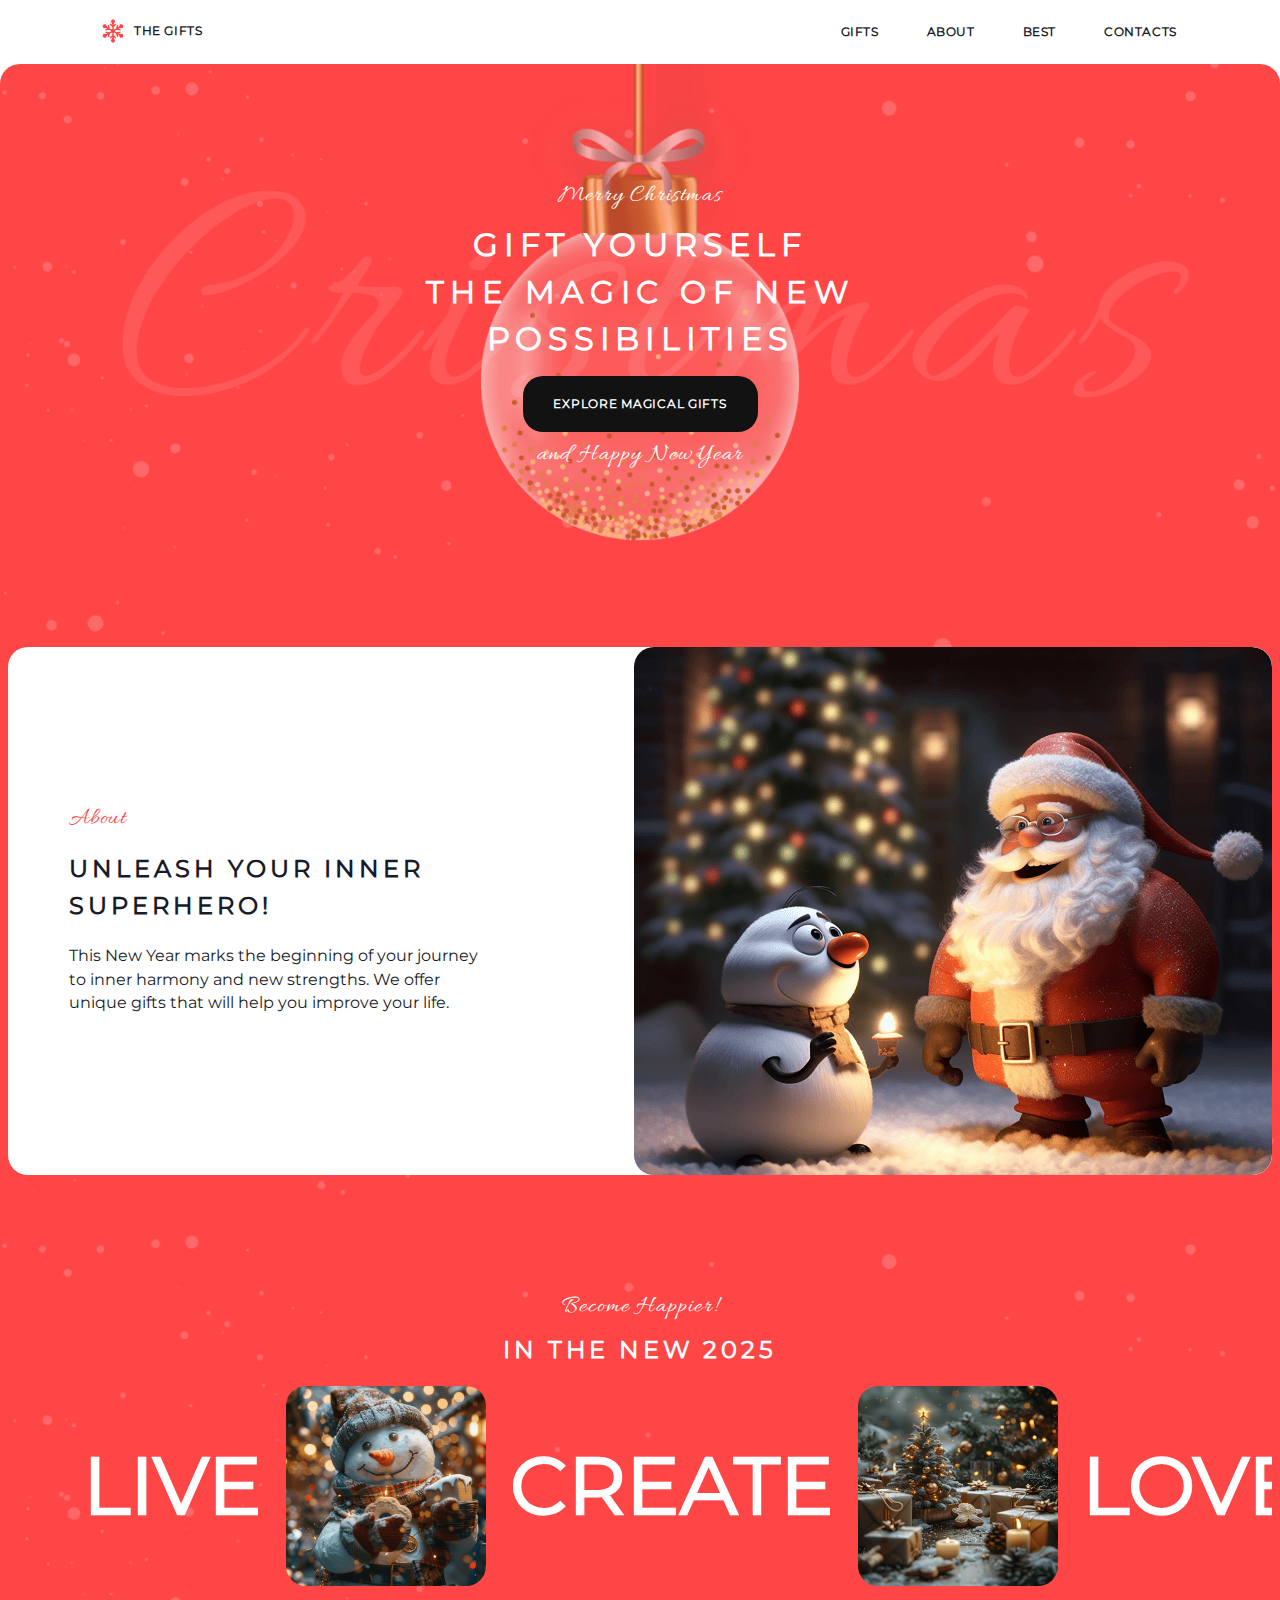
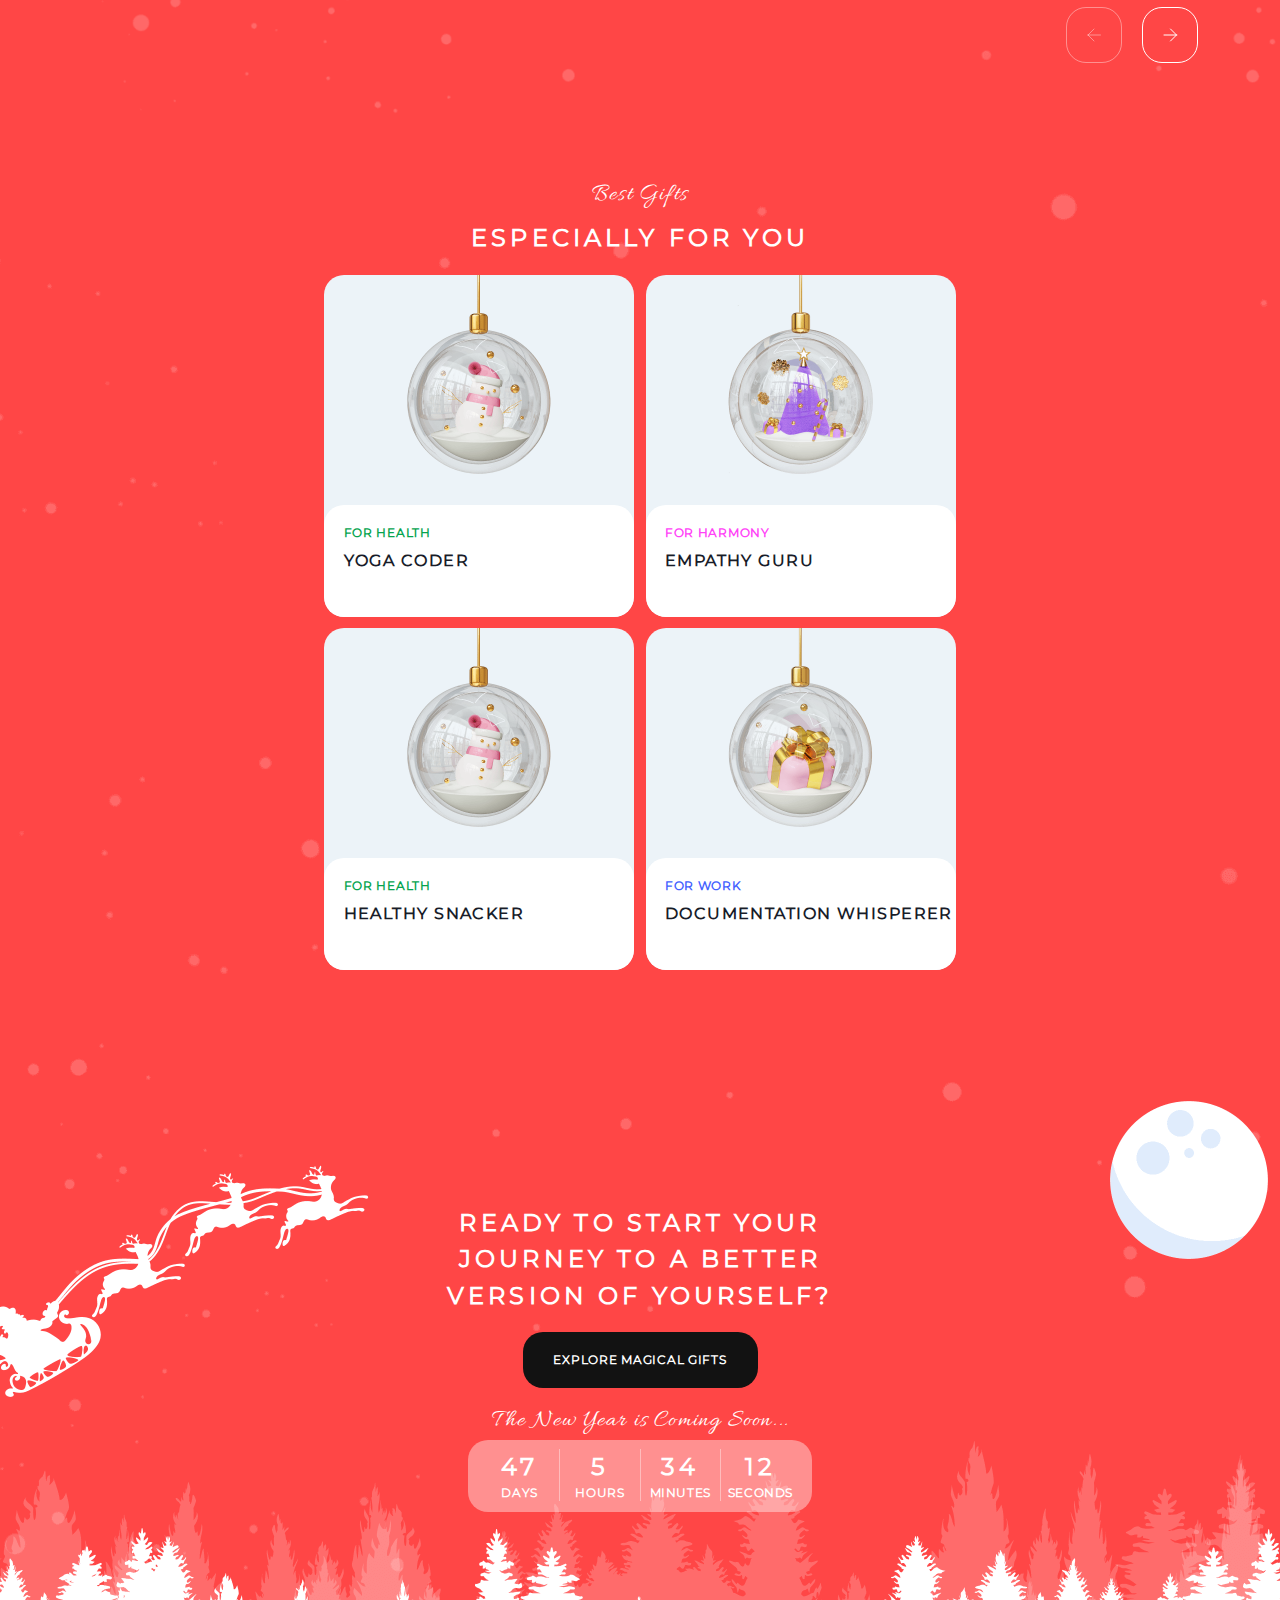
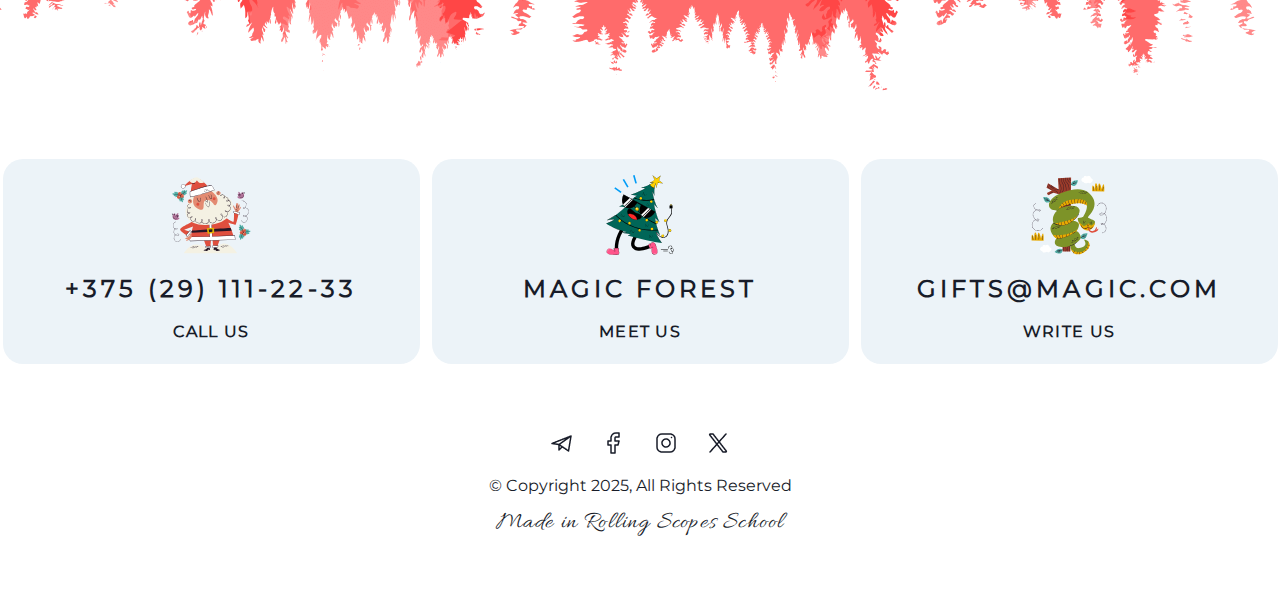
<file: index.html>
<!DOCTYPE html>
<html lang="en">
<head>
  <meta charset="UTF-8">
  <meta name="viewport" content="width=device-width, initial-scale=1.0">
  <title>Christmas-Shop</title>
  <!-- style -->
  <link rel="stylesheet" href="./assets/css/style.css">
  <link rel="icon" type="image/png" href="./assets/favicon/favicon-96x96.png" sizes="96x96" />
  <link rel="icon" type="image/svg+xml" href="./assets/favicon/favicon.svg" />
  <link rel="shortcut icon" href="./assets/favicon/favicon.ico" />
  <link rel="apple-touch-icon" sizes="180x180" href="./assets/favicon/apple-touch-icon.png" />
  <link rel="manifest" href="./assets/favicon/site.webmanifest" />
</head>
<body>
  <div class="main-wrapper">
    <header class="header">
      <section class="section-header">
        <div class="header-container">
          <div class="header-logo-container">
            <img src="./assets/svg/snowflakeLogoHeader.svg" class="img-logo" alt="snowflake logo">
            <h2 class="logo-title">THE GIFTS</h2>
          </div>
          <div class="header-nav-container">
            <nav class="header-nav-wrapper">
              <ul class="header-nav">
                <li><a href="indexGifts.html" class="site-nav-title active-bg">GIFTS</a></li>
                <li><a href="#about" class="site-nav-title">ABOUT</a></li>
                <li><a href="#best" class="site-nav-title">BEST</a></li>
                <li><a href="#contact" class="site-nav-title">CONTACTS</a></li>
              </ul>
            </nav>
          </div>
          <div class="hamburger-menu">
            <input type="checkbox" id="burger-checkbox" class="burger-checkbox">
            <label for="burger-checkbox" class="burger"></label>
            <nav class="menu-box">
              <ul>
                <li><a href="indexGifts.html" class="site-nav-title-hamburger">GIFTS</a></li>
                <li><a href="index.html#about" class="site-nav-title-hamburger">ABOUT</a></li>
                <li><a href="#best" class="site-nav-title-hamburger">BEST</a></li>
                <li><a href="#contact" class="site-nav-title-hamburger">CONTACTS</a></li>
              </ul>
            </nav>
          </div>
        </div>
      </section>
    </header>
    <main class="main">
      <div class="main-container">
        <section class="section-hero">
          <div class="main-hero-container">
            <p class="subtitle">Merry Christmas</p>
            <h1 class="main-title">GIFT YOURSELF</h1>
            <p class="main-title-magic">THE MAGIC OF NEW</p>
            <p class="main-title-pos">POSSIBILITIES</p>
            <button class="hero-button" onclick="location.href='indexGifts.html'">
              <span class="hero-button-title">EXPLORE MAGICAL GIFTS</span>
            </button>
            <p class="main-title-footer-text">and Happy New Year</p>
          </div>
        </section>
        <section class="section-about" id="about">
          <div class="section-about-wrapper">
            <div class="about-container">
              <div class="about-text-section">
                <h2 class="about-title">About</h2>
                <h2 class="about-title-los">Unleash Your Inner Superhero!</h2>
                <h3 class="about-title-text">
                  This New Year marks the beginning of your journey to inner harmony and new strengths. We offer unique gifts that will help you improve your life.
                </h3>
              </div>
              <div class="about-image">
                <img src="./assets/img-compressed/santa.png" class="santa-img" alt="Santa">
              </div>
              <div class="about-image-adaptive">
                <img src="./assets/img-compressed/santa768.png" class="santa-img" alt="Santa">
              </div>
            </div>
          </div>
        </section>
        <section class="section-slider" id="best">
          <div class="slider-wrapper">
            <h2 class="slider-title">Become Happier!</h2>
            <p class="slider-title-new">in the new 2025</p>
            <div class="slider-container">
              <div class="slider">
                <div class="slider-line">
                  <p class="slider-text-live slider-text">Live</p>
                  <img src="./assets/img-compressed/snowman.png" class="img-slider" alt="Snowman">
                  <p class="slider-text-create slider-text">Create</p>
                  <img src="./assets/img-compressed/christmas-trees.png" class="img-slider" alt="Christmas trees">
                  <p class="slider-text-love slider-text">Love</p>
                  <img src="./assets/img-compressed/christmas-tree-ball.png" class="img-slider" alt="Christmas tree ball">
                  <p class="slider-text-love slider-text">dream</p>
                  <img src="./assets/img-compressed/fairytale-house.png" class="img-slider" alt="fairy house">
                </div>
              </div>
            </div>
            <div class="slider-buttons-container">
              <button class="slider-btn prev">
                <svg width="24" height="24" viewBox="0 0 24 24" fill="none" xmlns="http://www.w3.org/2000/svg">
                  <path d="M18.5 12H6M6 12L12 6M6 12L12 18" stroke="white" stroke-opacity="0.4" stroke-linecap="round" stroke-linejoin="round" />
                </svg>
              </button>
              <button class="slider-btn next">
                <svg width="24" height="24" viewBox="0 0 24 24" fill="none" xmlns="http://www.w3.org/2000/svg">
                  <path d="M6 12H18.5M18.5 12L12.5 6M18.5 12L12.5 18" stroke="white" stroke-linecap="round" stroke-linejoin="round" />
                </svg>
              </button>
            </div>
          </div>
        </section>
        <section class="section-best-gifts">
          <div class="best-gifts-wrapper">
            <h2 class="gifts-title">Best Gifts</h2>
            <p class="gifts-title-especially">especially for you</p>
              <div class="card-wrapper">
                <div class="card-container">
                  <img class="card-image" src="" alt="">
                  <div class="text-content">
                    <span class="slider-text-tag"></span>
                    <h2 class="slider-text-title"></h2>
                  </div>
                </div>
                <div class="card-container">
                  <img class="card-image" src="" alt="">
                  <div class="text-content">
                    <span class="slider-text-tag"></span>
                    <h2 class="slider-text-title"></h2>
                  </div>
                </div>
                <div class="card-container">
                  <img class="card-image" src="" alt="">
                  <div class="text-content">
                    <span class="slider-text-tag"></span>
                    <h2 class="slider-text-title"></h2>
                  </div>
                </div>
                <div class="card-container">
                  <img class="card-image" src="" alt="">
                  <div class="text-content">
                    <span class="slider-text-tag"></span>
                    <h2 class="slider-text-title"></h2>
                  </div>
                </div>
              </div>
          </div>
        </section>
        <section class="section-cta">
          <div class="cta-container">
            <h2 class="cta-subtitle">Ready to start your</h2>
            <p class="cta-subtitle batter">journey to a better</p>
            <p class="cta-subtitle cta-subtitle-version">version of yourself?</p>
            <button class="hero-button" onclick="location.href='indexGifts.html'">
              <span class="hero-button-title">EXPLORE MAGICAL GIFTS</span>
            </button>
            <p class="cta-subtitle-text">The New Year is Coming Soon...</p>
            <div class="timerNY-container">
              <div class="timerNY">
                <span class="number days">47</span>
                <span class="label label-days">DAYS</span>
              </div>
              <div class="timerNY">
                <span class="number hours">5</span>
                <span class="label label-hours">HOURS</span>
              </div>
              <div class="timerNY">
                <span class="number minutes">34</span>
                <span class="label label-minutes">MINUTES</span>
              </div>
              <div class="timerNY">
                <span class="number seconds">12</span>
                <span class="label label-seconds">SECONDS</span>
              </div>
            </div>
          </div>
        </section>
      </div>
    </main>
    <footer class="footer" id="contact">
      <div class="footer-wrapper">
        <div class="footer-container">
          <div class="footer-feedback">
            <a href="tel:+375291112233" class="phone-link">
              <img src="./assets/svg/santa-claus.svg" class="footer-img" alt="Santa Claus">
              <p class="crismas-fit">+375 (29) 111-22-33</p>
            </a>
            <p class="crismas-subtitle-footer">Call Us</p>
          </div>
          <div class="footer-feedback">
            <a href="https://maps.google.com/?q=Magic+Forest" target="_blank" class="location-link">
              <img src="./assets/svg/christmas-tree.svg" class="footer-img" alt="tree">
              <p class="crismas-fit">Magic forest</p>
            </a>
            <p class="crismas-subtitle-footer">Meet Us</p>
          </div>
          <div class="footer-feedback">
            <a href="mailto:gifts@magic.com" class="email-link">
              <img src="./assets/svg/snake.svg" class="footer-img" alt="snake">
              <p class="crismas-fit">gifts@magic.com</p>
            </a>
            <p class="crismas-subtitle-footer">Write Us</p>
          </div>
        </div>
        <div class="footer-social">
          <img src="./assets/img-compressed/telegram.png" alt="telegram">
          <img src="./assets/img-compressed/facebok.png" alt="facebook">
          <img src="./assets/img-compressed/instagram.png" alt="instagram">
          <img src="./assets/img-compressed/Social-Container.png" alt="x">
        </div>
        <div class="footer-social-copyright">
          <p class="footer-social-reserved">© Copyright 2025, All Rights Reserved</p>
          <a href="https://rs.school" target="_blank" class="footer-social-rs">Made in Rolling Scopes School</a>
        </div>
      </div>
    </footer>
  </div>
  <script src="main.js"></script>
</body>
</html>
</file>
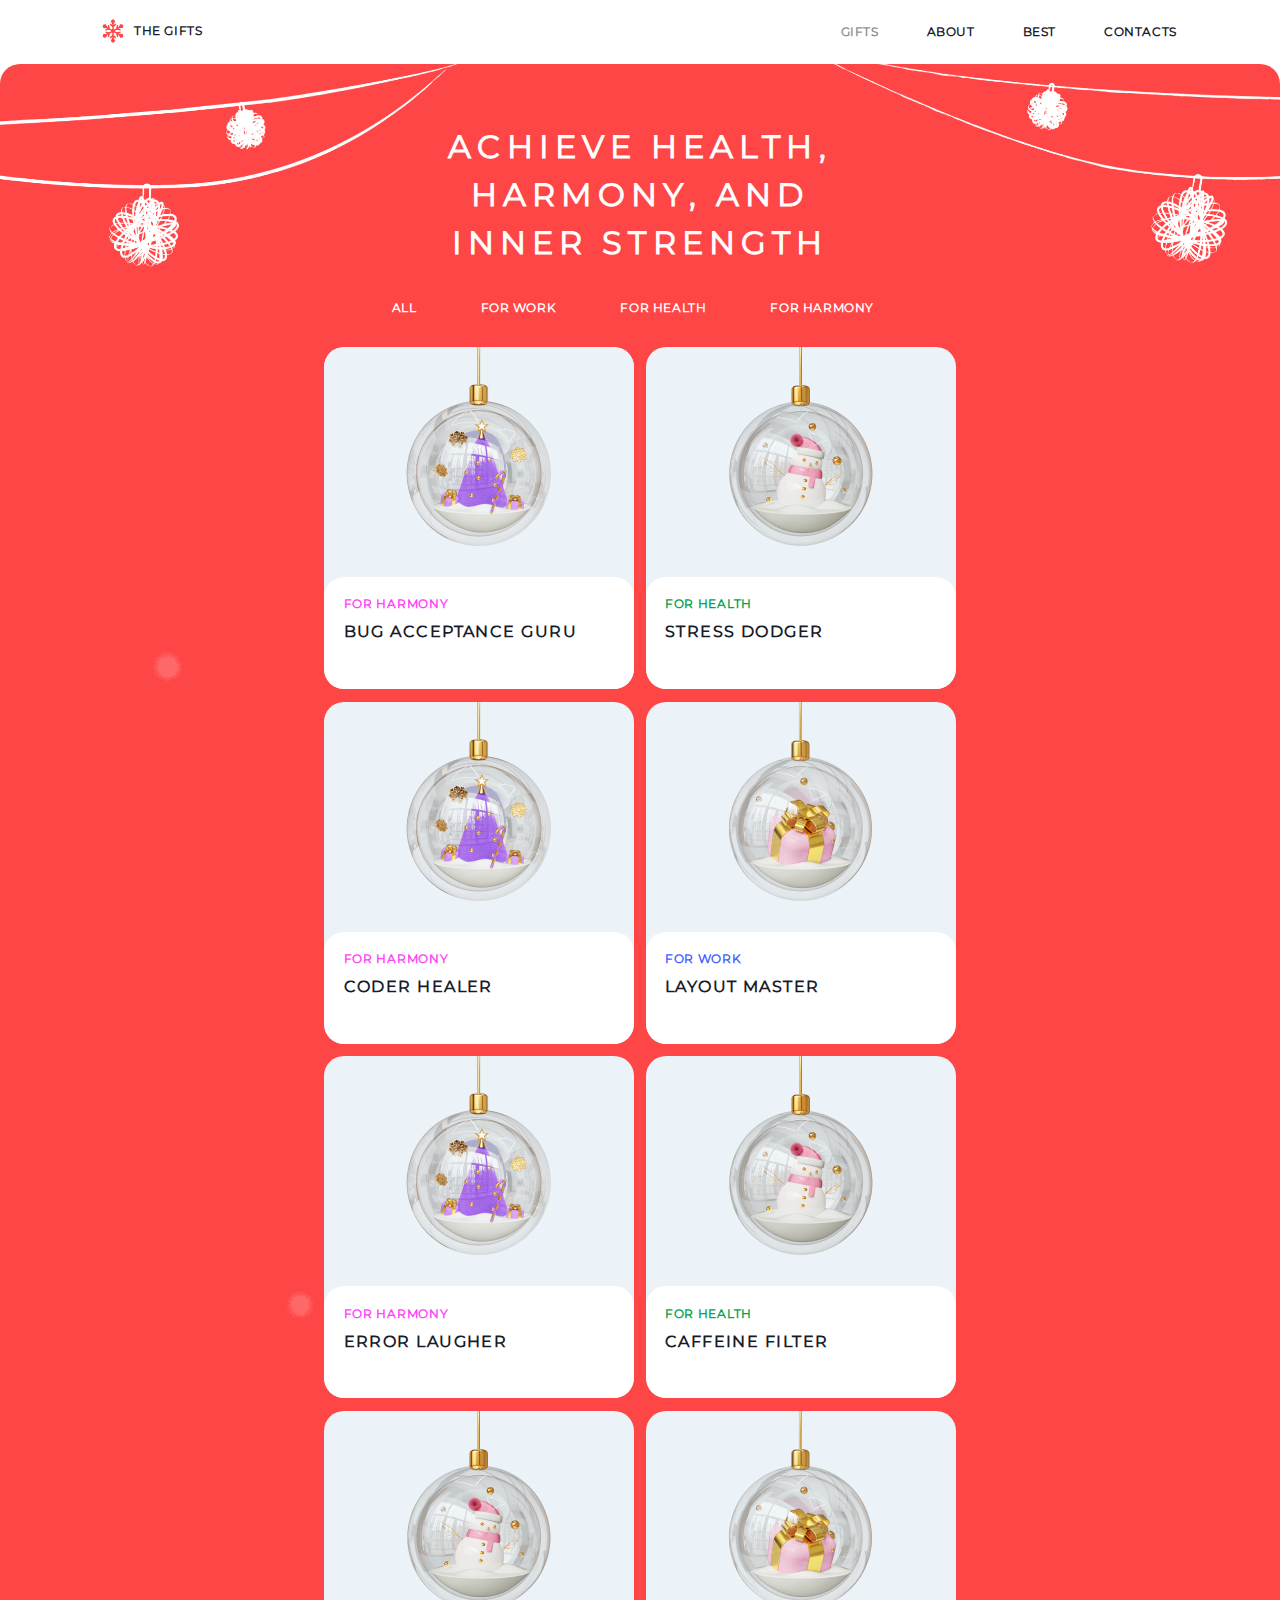
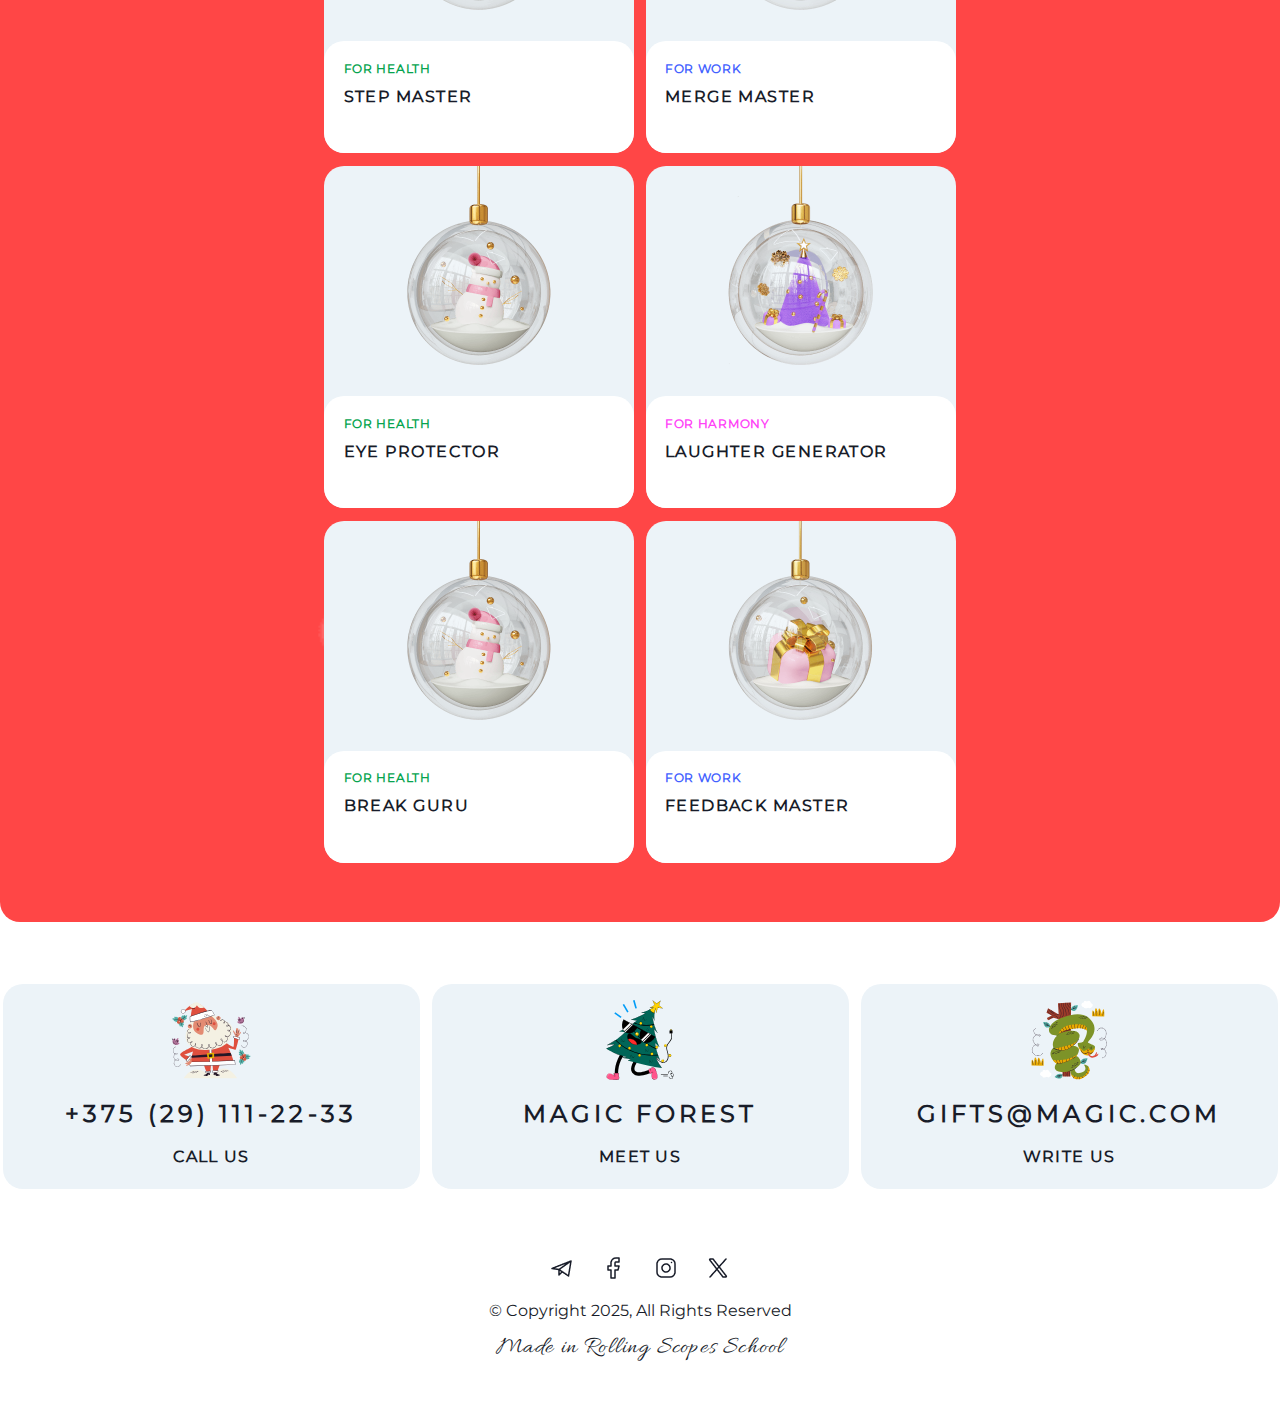
<file: indexGifts.html>
<!DOCTYPE html>
<html lang="en">
<head>
  <meta charset="UTF-8">
  <meta name="viewport" content="width=device-width, initial-scale=1.0">
  <title>Christmas-Shop</title>
  <!-- style -->
  <link rel="stylesheet" href="./assets/css/style.css">
  <link rel="icon" type="image/png" href="./assets/favicon/favicon-96x96.png" sizes="96x96" />
  <link rel="icon" type="image/svg+xml" href="./assets/favicon/favicon.svg" />
  <link rel="shortcut icon" href="./assets/favicon/favicon.ico" />
  <link rel="apple-touch-icon" sizes="180x180" href="./assets/favicon/apple-touch-icon.png" />
  <link rel="manifest" href="./assets/favicon/site.webmanifest" />
</head>
<body>
  <div class="main-wrapper">
    <header class="header">
      <section class="section-header">
        <div class="header-container">
          <div class="header-logo-container">
            <a class="header-logo-container" href="index.html">
              <img src="./assets/svg/snowflakeLogoHeader.svg" class="img-logo" alt="snow">
              <h1 class="logo-title">THE GIFTS</h1>
            </a>
          </div>
          <div class="header-nav-container">
            <nav class="header-nav-wrapper">
              <ul class="header-nav">
                <li><a href="./indexGifts.html" class="site-nav-title active-bg inactive">GIFTS</a></li>
                <li><a href="#about" class="site-nav-title">ABOUT</a></li>
                <li><a href="#best" class="site-nav-title">BEST</a></li>
                <li><a href="#contact" class="site-nav-title">CONTACTS</a></li>
              </ul>
            </nav>
          </div>
          <div class="hamburger-menu">
            <input type="checkbox" id="burger-checkbox" class="burger-checkbox">
            <label for="burger-checkbox" class="burger"></label>
            <nav class="menu-box">
              <ul>
                <li><a href="indexGifts.html" class="site-nav-title-hamburger">GIFTS</a></li>
                <li><a href="index.html#about"class="site-nav-title-hamburger">ABOUT</a></li>
                <li><a href="#best" class="site-nav-title-hamburger">BEST</a></li>
                <li><a href="#contact" class="site-nav-title-hamburger">CONTACTS</a></li>
              </ul>
            </nav>
          </div>
        </div>
      </section>
    </header>
    <main class="main">
      <div class="main-container">
        <section class="bg-garland">
          <div class="bg-garland-container">
            <div class="bg-garland-tetle-wrapper">
              <h2 class="bg-garland-title">Achieve health,<br>harmony, and<br>inner strength</h2>
            </div>
          </div>
          <div class="bg-garland-button-container">
            <a href="#" class="garland-btn active" data-category="all">All</a>
            <a href="#" class="garland-btn" data-category="For Work">for work</a>
            <a href="#" class="garland-btn" data-category="For Health">for health</a>
            <a href="#" class="garland-btn" data-category="For Harmony">for harmony</a>
          </div>
        </section>
        <section class="section-best-gifts-gifts">
          <div class="best-gifts-wrapper">
              <div class="card-wrapper-gifts">
                <div class="card-container">
                  <div class="card-container">
                    <img class="card-image" src="" alt="">
                    <div class="text-content">
                      <span class="slider-text-tag"></span>
                      <h2 class="slider-text-title"></h2>
                    </div>
                  </div>
                </div>
                <div class="card-container">
                  <img class="card-image" src="" alt="">
                  <div class="text-content">
                    <span class="slider-text-tag"></span>
                    <h2 class="slider-text-title"></h2>
                  </div>
                </div>
                <div class="card-container">
                  <img class="card-image" src="" alt="">
                  <div class="text-content">
                    <span class="slider-text-tag"></span>
                    <h2 class="slider-text-title"></h2>
                  </div>
                </div>
                <div class="card-container">
                  <img class="card-image" src="" alt="">
                  <div class="text-content">
                    <span class="slider-text-tag"></span>
                    <h2 class="slider-text-title"></h2>
                  </div>
                </div>
                <div class="card-container">
                  <img class="card-image" src="" alt="">
                  <div class="text-content">
                    <span class="slider-text-tag"></span>
                    <h2 class="slider-text-title"></h2>
                  </div>
                </div>
                <div class="card-container">
                  <img class="card-image" src="" alt="">
                  <div class="text-content">
                    <span class="slider-text-tag"></span>
                    <h2 class="slider-text-title"></h2>
                  </div>
                </div>
                <div class="card-container">
                  <img class="card-image" src="" alt="">
                  <div class="text-content">
                    <span class="slider-text-tag"></span>
                    <h2 class="slider-text-title"></h2>
                  </div>
                </div>
                <div class="card-container">
                  <img class="card-image" src="" alt="">
                  <div class="text-content">
                    <span class="slider-text-tag"></span>
                    <h2 class="slider-text-title"></h2>
                  </div>
                </div>
                <div class="card-container">
                  <img class="card-image" src="" alt="">
                  <div class="text-content">
                    <span class="slider-text-tag"></span>
                    <h2 class="slider-text-title"></h2>
                  </div>
                </div>
                <div class="card-container">
                  <img class="card-image" src="" alt="">
                  <div class="text-content">
                    <span class="slider-text-tag"></span>
                    <h2 class="slider-text-title"></h2>
                  </div>
                </div>
                <div class="card-container">
                  <img class="card-image" src="" alt="">
                  <div class="text-content">
                    <span class="slider-text-tag"></span>
                    <h2 class="slider-text-title"></h2>
                  </div>
                </div>
                <div class="card-container">
                  <img class="card-image" src="" alt="">
                  <div class="text-content">
                    <span class="slider-text-tag"></span>
                    <h2 class="slider-text-title"></h2>
                  </div>
                </div>
              </div>
          </div>
        </section>
      </div>
    </main>
    <footer class="footer" id="contact">
      <div class="footer-wrapper">
        <div class="footer-container-gifts">
          <div class="footer-feedback">
            <a href="tel:+375291112233" class="phone-link">
              <img src="./assets/svg/santa-claus.svg" class="footer-img" alt="Santa Claus">
              <p class="crismas-fit">+375 (29) 111-22-33</p>
            </a>
            <p class="crismas-subtitle-footer">Call Us</p>
          </div>
          <div class="footer-feedback">
            <a href="https://maps.google.com/?q=Magic+Forest" target="_blank" class="location-link">
              <img src="./assets/svg/christmas-tree.svg" class="footer-img" alt="tree">
              <p class="crismas-fit">Magic forest</p>
            </a>
            <p class="crismas-subtitle-footer">Meet Us</p>
          </div>
          <div class="footer-feedback">
            <a href="mailto:gifts@magic.com" class="email-link">
              <img src="./assets/svg/snake.svg" class="footer-img" alt="snake">
              <p class="crismas-fit">gifts@magic.com</p>
            </a>
            <p class="crismas-subtitle-footer">Write Us</p>
          </div>
        </div>
        <div class="footer-social">
          <img src="./assets/img-compressed/telegram.png" alt="telegram">
          <img src="./assets/img-compressed/facebok.png" alt="facebook">
          <img src="./assets/img-compressed/instagram.png" alt="instagram">
          <img src="./assets/img-compressed/Social-Container.png" alt="x">
        </div>
        <div class="footer-social-copyright">
          <p class="footer-social-reserved">© Copyright 2025, All Rights Reserved</p>
          <a href="https://rs.school" target="_blank" class="footer-social-rs">Made in Rolling Scopes School</a>
        </div>
      </div>
    </footer>
    <div id="backToTop" class="back-to-top">
      <img src="./assets/img-compressed/ButtonUP.png" alt="Back to Top">
    </div>
  </div>
  <script src="main.js"></script>
</body>
</html>
</file>
<file: assets/css/style.css>
html, body, div, span, object, iframe,
h1, h2, h3, h4, h5, h6, p, blockquote, pre,
abbr, address, cite, code,
del, dfn, em, img, ins, kbd, q, samp,
small, strong, sub, sup, var,
b, i,
dl, dt, dd, ol, ul, li,
fieldset, form, label, legend,
table, caption, tbody, tfoot, thead, tr, th, td,
article, aside, canvas, details, figcaption, figure,
footer, header, hgroup, menu, nav, section, summary,
time, mark, audio, video {
  margin:0;
  padding:0;
  border:0;
  outline:0;
  font-size:100%;
  vertical-align:baseline;
  background:transparent;
}

* {
  box-sizing: border-box;
}

a {
  color: inherit;
  text-decoration: none;
}

li {
  list-style: none;
}

img {
  max-width: 100%;
}

html {
  scroll-behavior: smooth;
}

.no-scroll {
  overflow: hidden;
}

@font-face {
  font-family: "Montserrat-Regular";
  src: url("../fonts/Montserrat-Regular.ttf") format("truetype");
  font-weight: 400;
  font-style: normal;
}

@font-face {
  font-family: "Montserrat-SemiBold";
  src: url("../fonts/Montserrat-SemiBold.ttf") format("truetype");
  font-weight: 600;
  font-style: normal;
}

@font-face {
  font-family: "Allura";
  src: url("../fonts/Allura-Regular.ttf") format("truetype");
  font-weight: 400;
  font-style: normal;
}

@font-face {
  font-family: "SF Pro";
  src: url("../fonts/SFPro/SF-Pro-Bold.ttf") format("truetype");
  font-weight: 700;
  font-style: normal;
}

@font-face {
  font-family: "SF Pro";
  src: url("../fonts/SFPro/SF-Pro-Regular.ttf") format("truetype");
  font-weight: 400;
  font-style: normal;
}

:root {
	--primary: #ff4646;
	--dark: #181c29;
	--static-white: #fff;
	--content-background: #ecf3f8;
	--tag-purple: #4361ff;
	--tag-pink: #ff43f7;
	--tag-green: #06a44f;
	--primary-10: rgba(255, 70, 70, 0.1);
	--static-white-20: rgba(255, 255, 255, 0.2);
	--static-white-40: rgba(255, 255, 255, 0.4);
}

:root {
  --font-family: "Montserrat-Regular", sans-serif;
  --second-family: "Allura", sans-serif;
  --third-family: "SF Pro", sans-serif;
}

body {
  display: block;
}


.header-container {
  display: flex;
  justify-content: space-between;
  align-items: center;
  padding: 1.2em 1.3em 1.3em 0;
  padding-left: 4.4rem;
}

.header-logo-container {
  display: flex;
  align-items: center;
}

.img-logo {
  padding-left: 2rem;
  padding-right: 0.6rem;
}

.header-nav {
  display: flex;
  gap: 0.5em;
  list-style: none;
  padding-right: 3.9em;
}

.site-nav-title {
  font-family: var(--font-family);
  font-weight: 600;
  font-size: 12px;
  line-height: 130%;
  letter-spacing: 0.05em;
  text-transform: uppercase;
  color: var(--dark);
  text-decoration: none;
  padding: 12px 20px;
  border-radius: 12px;
}

.site-nav-title-hamburger {
  display: flex;
  justify-content: center;
  font-family: var(--font-family);
  padding: 0.9em;
  font-weight: 600;
  font-size: 13px;
  line-height: 130%;
  letter-spacing: 0.05em;
  text-transform: uppercase;
  color: var(--dark);
  text-decoration: none;
  transition: background-color 0.3s ease, color 0.3s ease, border-radius 0.3s ease;
}

.site-nav-title-hamburger:hover {
  background-color: rgba(255, 0, 0, 0.1);
  color: var(--primary);
  border-radius: 15px;
}

.logo-title {
  font-family: var(--font-family);
  font-weight: 600;
  font-size: 12px;
  line-height: 130%;
  letter-spacing: 0.05em;
  text-transform: uppercase;
  color: var(--dark);
}

.section-hero {
  background-image: url('../img-compressed/bg-ball.png'), url('../img-compressed/bg-snow.png');
  background-color: var(--primary);
  background-repeat: no-repeat;
  background-size: cover;
  background-position: center;
  border-radius: 20px 20px 0 0;
  padding: 60px 20px;
}

.main-hero-container {
  padding: 60px;
  justify-content: center;
  text-align: center;
}

.subtitle {
  font-family: var(--second-family);
  margin-bottom: 0.8rem;
  font-weight: 400;
  font-size: 24px;
  line-height: 100%;
  letter-spacing: 0.05em;
  text-align: center;
  color: var(--static-white);
}

.main-title {
  font-family: var(--font-family);
  font-weight: 600;
  font-size: 32px;
  line-height: 150%;
  letter-spacing: 0.19em;
  text-transform: uppercase;
  text-align: center;
  color: var(--static-white);
}

.main-title-magic {
  font-family: var(--font-family);
  font-weight: 600;
  font-size: 31px;
  line-height: 150%;
  letter-spacing: 0.42rem;
  text-transform: uppercase;
  text-align: center;
  color: var(--static-white);
}

.main-title-pos {
  font-family: var(--font-family);
  margin-bottom: 0.79rem;
  font-weight: 600;
  font-size: 32px;
  line-height: 150%;
  letter-spacing: 0.18em;
  text-transform: uppercase;
  text-align: center;
  color: var(--static-white);
}

.hero-button {
  border-radius: 20px;
  margin-bottom: 0.7rem;
  width: 235px;
  height: 56px;
  background-color: #121212;
  color: #ffffff;
  font-weight: bold;
  border: none;
  cursor: pointer;
  transition: all 0.3s ease;
}

.hero-button-title {
  font-family: var(--font-family);
  font-weight: 600;
  font-size: 12px;
  line-height: 100%;
  letter-spacing: 0.06em;
  text-transform: uppercase;
  text-align: center;
  color: var(--static-white);
  color: inherit;
}

.hero-button:hover {
  background-color: #ffffff;
  color: #121212;
}

.main-title-footer-text {
  font-family: var(--second-family);
  font-weight: 400;
  font-size: 24px;
  line-height: 100%;
  letter-spacing: 0.05em;
  text-align: center;
  color: var(--static-white);
}

.section-about-wrapper {
  background-image: url('../img-compressed/bg-snow.png');
  background-color: var(--primary);
  display: flex;
  justify-content: center;
  background-repeat: no-repeat;
  background-size: cover;
  background-position: center;
  padding: 60px 8px;
}

.about-container {
  display: flex;
  align-items: center;
  background-color: white;
  border-radius: 20px;
  overflow: hidden;
  width: 100%;
  max-width: 1276px;
  height: 528px;
}

.about-image {
  margin-left: auto;
}

.santa-img {
  display: block;
  border-radius: 20px;

}

.about-text-section {
  padding-left: 3.8em;
  max-width: 480px;
  display: flex;
  flex-direction: column;
  gap: 20px;
}

.about-title {
  font-family: var(--second-family);
  font-weight: 400;
  font-size: 24px;
  line-height: 100%;
  letter-spacing: 0.04em;
  color: var(--primary);
}

.about-title-los {
  font-family: var(--font-family);
  font-weight: 600;
  font-size: 24px;
  line-height: 152%;
  letter-spacing: 0.25rem;
  text-transform: uppercase;
  color: var(--dark);
}

.about-title-text {
  font-family: var(--font-family);
  font-weight: 400;
  font-size: 16px;
  line-height: 148%;
  color: var(--dark);
}

.slider-wrapper {
  background-image: url('../img-compressed/bg-snow.png');
  background-color: var(--primary);
  background-repeat: no-repeat;
  background-size: cover;
  background-position: center;
  padding: 60px 8px;
}

.img-slider {
  border-radius: 20px;
  width: 200px;
  height: auto;
  object-fit: cover;
}

.slider-title {
  font-family: var(--second-family);
  margin-bottom: 0.8rem;
  font-weight: 400;
  font-size: 24px;
  line-height: 100%;
  letter-spacing: 0.05em;
  text-align: center;
  color: var(--static-white);
}

.slider-title-new {
  font-family: var(--font-family);
  margin-bottom: 1.1rem;
  font-weight: 600;
  font-size: 24px;
  line-height: 152%;
  letter-spacing: 0.16em;
  text-transform: uppercase;
  text-align: center;
  color: var(--static-white);
}

.slider-text {
  font-family: var(--font-family);
  font-weight: 600;
  font-size: 80px;
  text-transform: uppercase;
  text-align: center;
  color: var(--static-white);
}

.slider-line {
  display: flex;
  padding-left: 4.7em;
  gap: 1.5rem;
  align-items: center;
  margin-bottom: 1.3rem;
}

.slider-buttons {
  display: flex;
  gap: 16px;
}

.slider-buttons-container {
  display: flex;
  justify-content: end;
  gap: 1.3rem;
  padding-right: 4.6rem;
}

.slider-btn {
  border: 1px solid var(--static-white);
  border-radius: 20px;
  width: 56px;
  height: 56px;
  background-color: transparent;
  display: flex;
  align-items: center;
  justify-content: center;
  cursor: pointer;
  position: relative;
  transition: background-color 0.3s ease, border-color 0.3s ease;
}

.slider-btn:hover {
  background-color: white;
  border-color: white;
}

.slider-btn:hover svg path {
  stroke: red;
}

.slider-btn svg path {
  transition: stroke 0.3s ease;
}

.prev {
  border: 1px solid var(--static-white-40);
}

.section-best-gifts {
  background-image: url('../img-compressed/bg-snow.png');
  background-color: var(--primary);
  display: flex;
  justify-content: center;
  background-repeat: no-repeat;
  background-size: cover;
  background-position: center;
  padding-top: 60px;
  padding-bottom: 3.75rem;
}

.gifts-title {
  font-family: var(--second-family);
  margin-bottom: 0.8rem;
  font-weight: 400;
  font-size: 24px;
  line-height: 100%;
  letter-spacing: 0.05em;
  text-align: center;
  color: var(--static-white);
}

.gifts-title-especially {
  font-family: var(--font-family);
  letter-spacing: 0.26rem;
  margin-bottom: 0.8em;
  font-weight: 600;
  font-size: 24px;
  line-height: 152%;
  text-transform: uppercase;
  text-align: center;
  color: var(--static-white);
}

.card-wrapper {
  display: flex;
  gap: 0.7rem;
}

.card-container {
  border-radius: 20px;
  max-width: 310px;
  height: auto;
  aspect-ratio: 310 / 342;
  background-color: var(--content-background);
  overflow: hidden;
}

.text-content {
  border-radius: 20px;
  margin-top: -4px;
  padding: 1.1rem 0 0 1.2rem;
  padding-bottom: 2.8rem;
  width: 100%;
  max-width: 310px;
  max-height: 112px;
  background-color: var(--static-white);
}

.slider-text-tag {
  font-family: var(--font-family);
  font-weight: 600;
  font-size: 12px;
  line-height: 130%;
  letter-spacing: 0.06em;
  text-transform: uppercase;
  color: var(--tag-purple);
}

.slider-text-title {
  font-family: var(--font-family);
  padding-top: 0.5rem;
  font-weight: 600;
  font-size: 16px;
  line-height: 152%;
  letter-spacing: 0.09rem;
  text-transform: uppercase;
  color: var(--dark);
}

.slider-text-spontaneous {
  padding-left: 2px;
}

.slider-health-green {
  color: var(--tag-green);
  letter-spacing: 0.05rem;
}

.slider-health-pink {
  color: var(--tag-pink);
  padding-left: 2px;

}

.slider-text-merge {
  letter-spacing: 0.11rem;
}

.section-cta {
  background-image: url('../img-compressed/bg-forest.png'), url('../img-compressed/bg-snow.png');
  background-color: var(--primary);
  background-repeat: no-repeat;
  background-size: cover;
  background-position: center;
  min-height: 668px;
  padding: 4vw 2%;
  max-width: 100%;
  margin-bottom: 3.8rem;
}

.cta-container {
  text-align: center;
  padding-top: 7.7rem;
}

.cta-subtitle {
  font-family: var(--font-family);
  font-weight: 600;
  font-size: 24px;
  line-height: 152%;
  letter-spacing: 0.26rem;
  text-transform: uppercase;
  text-align: center;
  color: var(--static-white);
}

.cta-subtitle-version {
  letter-spacing: 0.26rem;
  margin-bottom: 1.1rem;
}

.cta-subtitle-text {
  font-family: var(--second-family);
  padding-top: 0.4em;
  margin-bottom: 0.3em;
  font-weight: 400;
  font-size: 24px;
  line-height: 100%;
  letter-spacing: 0.05em;
  text-align: center;
  color: var(--static-white);
}

.timerNY-container {
  display: flex;
  justify-content: space-between;
  align-items: center;
  max-width: 500px;
  margin: 0 auto;
  background: var(--static-white-40);
  border-radius: 1.25em;
  padding: 0.625em 0.75em 0.75em 0.75em;
  width: 21.5em;
  height: 4.5em;
  }

.timerNY {
  display: flex;
  flex-direction: column;
  justify-content: center;
  align-items: center;
  flex: 1;
}

.timerNY:not(:last-child) {
  border-right: 1px solid var(--static-white-40);
}

.number {
  font-family: var(--font-family);
  font-weight: 600;
  font-size: 24px;
  line-height: 1.5;
  letter-spacing: 0.16em;
  text-transform: uppercase;
  color: var(--static-white);
}

.label {
  font-family: var(--font-family);
  font-weight: 600;
  font-size: 12px;
  line-height: 1.3;
  letter-spacing: 0.05em;
  text-transform: uppercase;
  color: var(--static-white);
}

.footer-container {
  display: flex;
  justify-content: center;
  margin-bottom: 3.7em;
  gap: 12px;
}

.footer-container-gifts {
  display: flex;
  justify-content: center;
  margin-bottom: 3.7em;
  padding-top: 3.9em;
  gap: 12px;
}

.footer-feedback {
  display: flex;
  align-items: center;
  flex-direction: column;
  background: var(--content-background);
  border-radius: 20px;
  padding: 1.0em;
  width: 26.0625em;
  height: 12.8em;
}

.footer-img {
  max-width: 80px;
  height: 80px;
  transition: transform 0.3s ease;
}

.crismas-fit {
  font-family: var(--font-family);
  font-weight: 600;
  margin-top: 0.5em;
  font-size: 24px;
  line-height: 152%;
  letter-spacing: 0.17em;
  text-transform: uppercase;
  text-align: center;
  margin-bottom: 0.5em;
  color: var(--dark);
}

.crismas-subtitle-footer {
  font-family: var(--font-family);
  font-weight: 600;
  font-size: 16px;
  line-height: 152%;
  letter-spacing: 0.08em;
  text-transform: uppercase;
  text-align: center;
  color: var(--dark);
}

.footer-social {
  display: flex;
  justify-content: center;
  align-items: center;
  gap: 12px;
  margin-bottom: 0.7em;
}

.footer-social img {
  transition: filter 0.3s ease, transform 0.3s ease;
  cursor: pointer;
}

.footer-social img:hover {
  filter: brightness(0) saturate(100%) invert(30%) sepia(100%) saturate(1000%) hue-rotate(-10deg) brightness(90%);
}


.footer-social-copyright {
  display: flex;
  flex-direction: column;
  justify-content: center;
  align-items: center;
}

.footer-social-reserved {
  font-family: var(--font-family);
  font-weight: 400;
  margin-bottom: 0.8em;
  font-size: 16px;
  line-height: 148%;
  text-align: center;
  color: var(--dark);
}

.footer-social-rs {
  font-family: var(--second-family);
  font-weight: 400;
  font-size: 24px;
  line-height: 100%;
  letter-spacing: 0.05em;
  text-align: center;
  color: var(--dark);
  transition: color 0.3s ease;
  text-decoration: none;
  padding-bottom: 60px;
}

.footer-social-rs:hover {
  color: red;
}

.bg-garland-container {
  background-image: url('../img-compressed/bg-garland.png');
  background-color: var(--primary);
  border-radius: 20px 20px 0 0;
  background-repeat: no-repeat;
  background-size: cover;
  background-position: center;
  }


  .bg-garland-tetle-wrapper {
    padding-top: 3.7em;
  }

.bg-garland-title {
  font-family: var(--font-family);
  font-weight: 600;
  font-size: 32px;
  line-height: 150%;
  letter-spacing: 0.19em;
  text-transform: uppercase;
  text-align: center;
  color: var(--static-white);
}

.inner {
  letter-spacing: 0.37rem;
}

.bg-garland-button-container {
  display: flex;
  justify-content: center;
  text-align: center;
  align-items: center;
  gap: 1.5em;
  padding-top: 1.3em;
  padding-right: 0.9em;
  background-color: var(--primary);
}

.garland-btn {
  font-family: var(--font-family);
  font-weight: 600;
  font-size: 12px;
  line-height: 130%;
  letter-spacing: 0.05em;
  text-transform: uppercase;
  color: var(--static-white);
  padding: 0.5em 1em;
  border-radius: 20px;
  background-color: transparent;
  transition: background-color 0.3s, border-radius 0.3s, padding 0.3s;
}

.garland-btn {
  border-radius: 12px;
  padding: 12px 20px;

}

.garland-btn:hover {
  background-color: rgba(255, 255, 255, 0.2);
}


.active-bg {

}

.site-nav-title:hover {
  background-color: rgba(255, 0, 0, 0.1);
  color: var(--primary);
}

.card-wrapper-gifts {
  display: grid;
  grid-template-columns: repeat(4, 1fr);
  grid-template-rows: repeat(3, 1fr);
  grid-column-gap: 0.7em;
  grid-row-gap: 0.8rem;
}

.section-best-gifts-gifts {
  background-image: url('../img-compressed/bg-snow.png');
  background-color: var(--primary);
  display: flex;
  justify-content: center;
  background-repeat: no-repeat;
  background-size: cover;
  background-position: center;
  padding-top: 1.2em;
  padding-bottom: 3.7rem;
  border-radius: 0 0 20px 20px;
}

.footer-gifts-container {
  display: flex;
  justify-content: center;
  margin-bottom: 3.7em;
  margin-top: 3.8em;
  gap: 12px;
}

.inactive{
  pointer-events: none;
  opacity: 0.5;
}

.tab {
  pointer-events: none;
  opacity: 0.5;
}

.card-container {
  transition: transform 0.3s ease, box-shadow 0.3s ease;
}

.card-container:hover {
  transform: translateY(-6px);
  box-shadow: 0px 10px 15px rgba(0, 0, 0, 0.2);
}

.footer-feedback {
  text-align: center;
  transition: transform 0.3s ease, box-shadow 0.3s ease;
}

.footer-feedback:hover {
  transform: scale(1.02);
  box-shadow: 0 5px 15px rgba(0, 0, 0, 0.2);
}

.footer-feedback:hover img {
  transform: rotate(6deg);
}

.footer-feedback:hover .crismas-fit,
.footer-feedback:hover .crismas-subtitle-footer {
  color: red;
}

.phone-link:hover,
.location-link:hover,
.email-link:hover {
  color: red;
  text-decoration: none;
}

.burger-checkbox {
  position: absolute;
  visibility: hidden;
}

.hamburger-menu {
  display: none;
}

.menu-box {
  display: none;
  position: fixed;
  top: 43px;
  left: 0;
  width: 100%;
  height: calc(100vh - 10px);
  background-color: #fff;
  z-index: 999;
  align-items: center;
  justify-content: center;
  flex-direction: column;
  list-style: none;
  margin: 0;
  padding: 0;
  overflow: hidden;
}

.burger-checkbox:checked ~ .menu-box {
  display: flex;
}

.burger {
  position: absolute;
  top: 26px;
  right: 18px;
  width: 21px;
  height: 11px;
  z-index: 1000;
  cursor: pointer;
}

.burger::before,
.burger::after {
  content: '';
  position: absolute;
  left: 0;
  width: 100%;
  height: 2px;
  border-radius: 10px;
  background: #000;
}

.burger::after {
  bottom: 0;
  transition: bottom 0.3s 0.15s, transform 0.3s;
}

.burger-checkbox:checked + .burger::before {
  top: 0px;
  transform: rotate(46deg);
  box-shadow: none;
  transition: box-shadow 0.15s, top 0.3s, transform 0.3s 0.15s;
}

.burger-checkbox:checked + .burger::after {
  bottom: 9px;
  transform: rotate(-44deg);
  transition: bottom 0.3s, transform 0.3s 0.15s;
}

.about-image-adaptive {
  display: none;
}

.back-to-top {
  position: fixed;
  bottom: 16px;
  right: 16px;
  width: 56px;
  height: 56px;
  background-color: white;
  border: 2px solid red;
  border-radius: 50%;
  display: flex;
  justify-content: center;
  align-items: center;
  cursor: pointer;
  z-index: 1000;
  opacity: 0;
  visibility: hidden;
  transition: opacity 0.3s, visibility 0.3s;
}

.back-to-top.visible {
  opacity: 1;
  visibility: visible;
}

.slider-line {
  position: relative;
  transition: all ease 0.9s;
}

.slider {
  overflow: hidden;
}

@media (max-width: 1280px) {
  .card-wrapper {
    display: grid;
    grid-template-columns: repeat(2, 1fr);
    grid-template-rows: repeat(2, 1fr);
  }

  .card-wrapper-gifts {
    grid-template-columns: repeat(2, 1fr);
    grid-template-rows: repeat(4, 1fr);
  }

}

@media (max-width: 768px) {
  .header-nav-container {
    display: none;
  }

  .hamburger-menu {
    display: block;
  }

  .img-logo {
  padding-left: 1.8em;
  }

  .header-container {
    padding-left: 0px;
  }

  .about-text-section {
    padding-right: 3em;
  }

  .about-image {
    display: none;
  }

  .about-image-adaptive {
    display: flex;
  }

  .santa-img {
    max-width: none;
  }

  .about-container {
    justify-content: space-between;
  }

  .slider-container {
    padding-left: 0.1em;
  }


  .cta-container {
    padding-top: 9.4rem;
  }

  .footer-container,
  .footer-container-gifts {
    display: grid;
    justify-content: unset;
  }

  .footer-feedback {
    width: unset;
  }

  .bg-garland-button-container {
    gap: 0.5em;
    padding-right: 0.012em;
    background-color: var(--primary);
  }
  .footer-container-gifts {
    padding: 3.6em 0.4em 0 0.4em;
  }

  .crismas-fit {
    letter-spacing: 0.17em;
  }

  .back-up {
    opacity: 1;
    visibility: visible;
  }

  .slider-line {
    padding-left: 0.1em;
  }

}

@media (max-width: 639px) {
  .card-wrapper {
    display: grid;
    grid-template-columns: 1fr;
    padding-left: 1em;
  }

  .card-wrapper-gifts {
    grid-template-columns: repeat(1, 1fr);

  }
}

@media (max-width: 380px) {
  .section-hero {
    padding: 7.59em 0em;
  }

  .main-hero-container {
    padding: 0em;
  }

  .about-container {
    display: grid;
    height: auto;
  }

  .about-text-section {
    padding: 3.7em 1.2em 3.8em 1.2em;
    border-radius: 20px;
  }

  .slider-buttons-container {
    padding-right: 0rem;
  }


  .slider-text-spontaneous {
    padding-left: 0px;
  }

  .slider-text-title {
    padding-top: 0.7rem;
  }

  .cta-container {
    padding-top: 10.4rem;
  }

  .section-cta {
    min-height: 44em;
  }

  .footer-feedback {
    margin: 0em 0.5em 0em 0.5em;
  }

  .bg-garland-title {
    padding: 0em 0.3em;
  }

  .section-best-gifts-gifts {
    padding-top: 0em;
  }

  .garland-btn {
    padding: 1.1em 0.4em;
  }

  .bg-garland-button-container {
    padding-bottom: 0.90em;
  }

  .slider-text-title {
    padding-top: 0.6rem;
}

  .footer-container-gifts {
    padding: 3.4em 0 0 ;
  }

  .slider-line {
    padding-left: 0.1em;
  }

}
</file>
